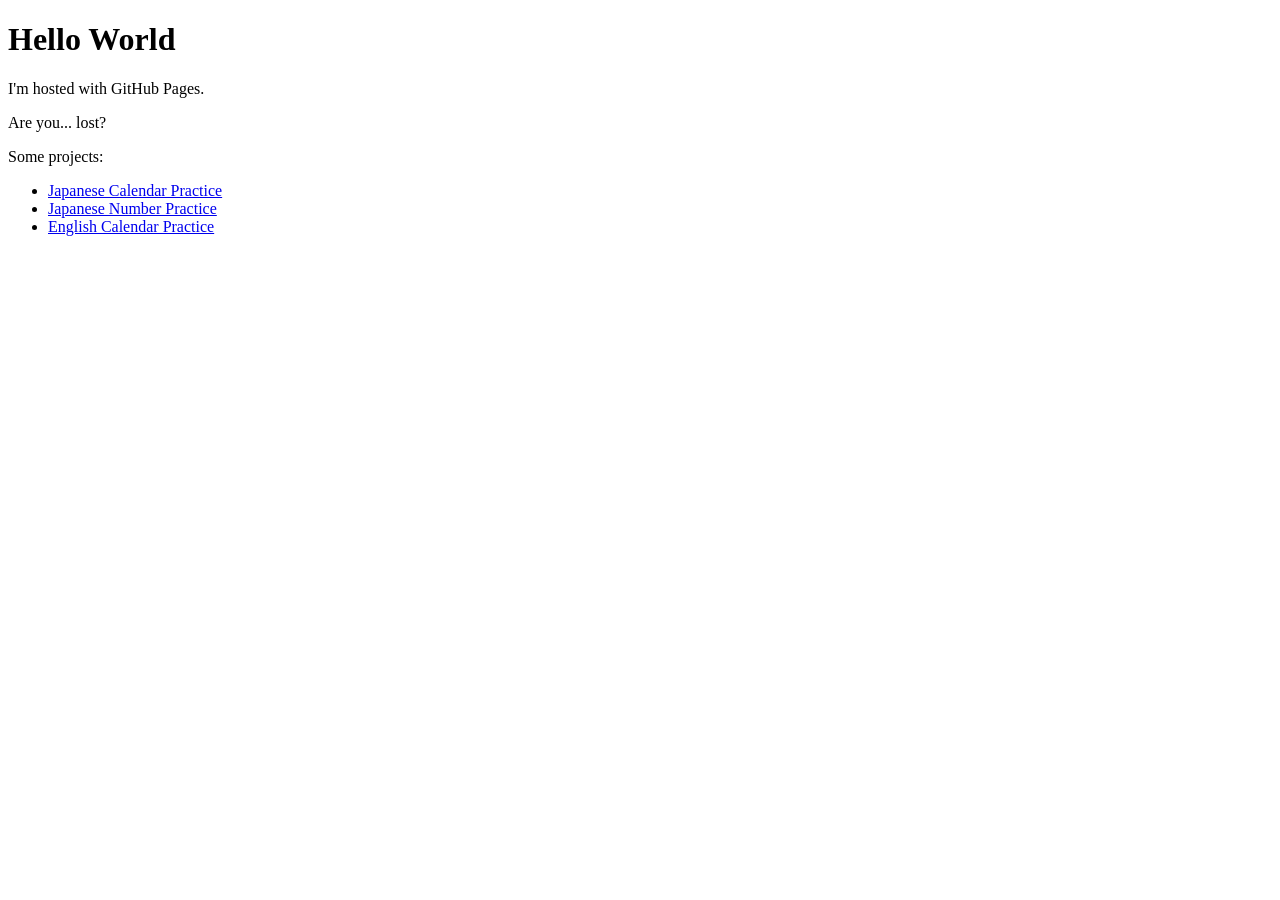
<file: index.html>
<!DOCTYPE html>
<html>
<body>
<h1>Hello World</h1>
<p>I'm hosted with GitHub Pages.</p>
<p>Are you... lost?</p>
<p>Some projects:</p>
<ul>
  <li><a href="https://baconoflight.github.io/dates.htm" target="_blank">Japanese Calendar Practice</a></li>
  <li><a href="https://baconoflight.github.io/numbers.htm" target="_blank">Japanese Number Practice</a></li>
  <li><a href="https://baconoflight.github.io/dates-en.htm" target="_blank">English Calendar Practice</a></li>
</ul>
</body>
</html>
</file>
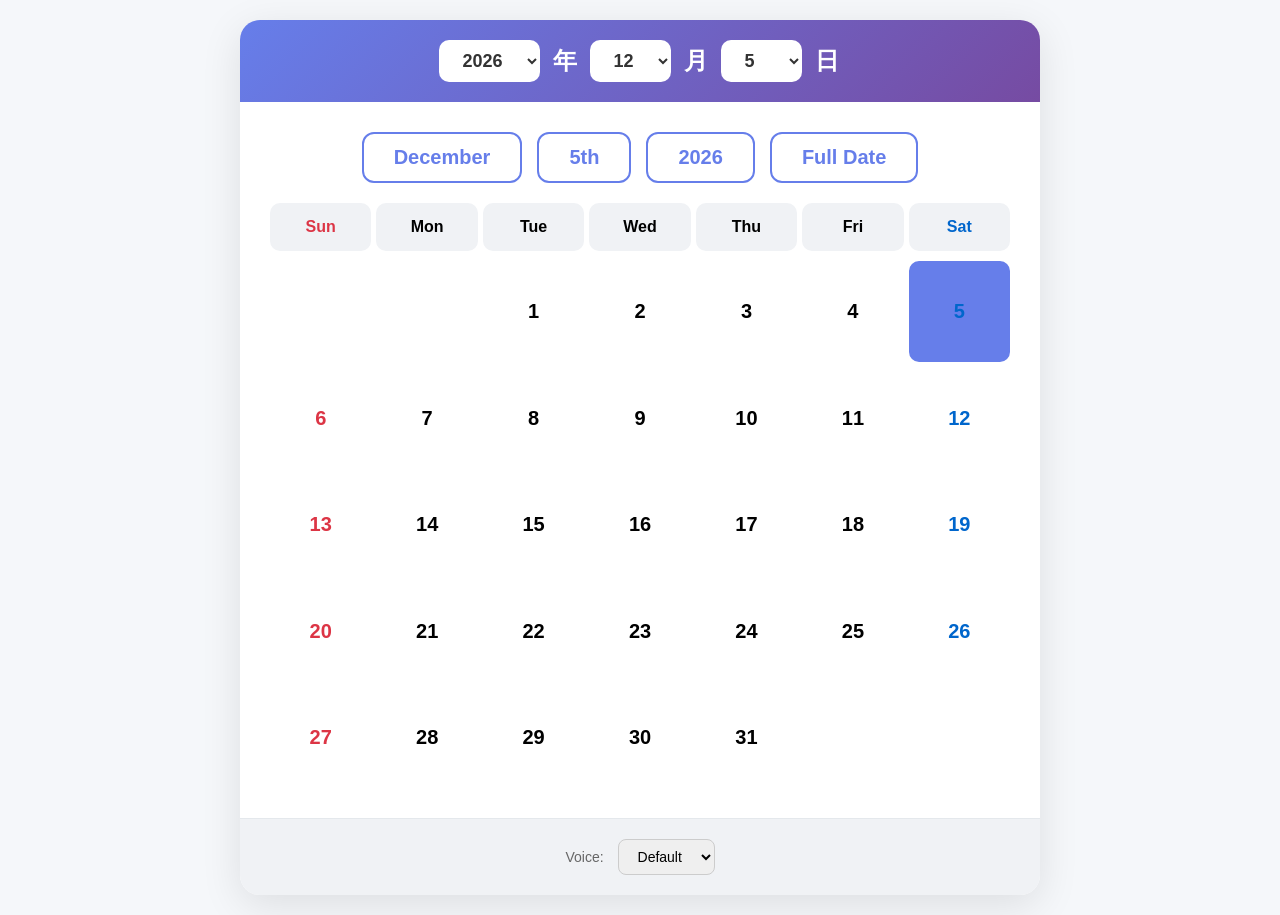
<file: dates-en.htm>
<!DOCTYPE html>
<html lang="en">
<head>
    <meta charset="UTF-8">
    <meta name="viewport" content="width=device-width, initial-scale=1.0">
    <title>English Calendar Study</title>
    <style>
        * {
            margin: 0;
            padding: 0;
            box-sizing: border-box;
        }

        body {
            font-family: 'Segoe UI', Tahoma, Geneva, Verdana, sans-serif;
            background: #f5f7fa;
            min-height: 100vh;
            padding: 20px;
        }

        .container {
            max-width: 800px;
            margin: 0 auto;
            background: white;
            border-radius: 20px;
            box-shadow: 0 10px 40px rgba(0,0,0,0.1);
            overflow: hidden;
        }

        /* Top Bar */
        .top-bar {
            background: linear-gradient(135deg, #667eea 0%, #764ba2 100%);
            padding: 20px 30px;
            display: flex;
            justify-content: center;
            align-items: center;
            gap: 10px;
            flex-wrap: wrap;
        }

        .top-bar select {
            padding: 10px 20px;
            font-size: 18px;
            border: none;
            border-radius: 10px;
            background: white;
            color: #333;
            cursor: pointer;
            font-weight: 600;
        }

        .kanji-label {
            font-size: 24px;
            font-weight: bold;
            color: white;
            min-width: 30px;
            text-align: center;
        }

        .top-bar button {
            padding: 10px 25px;
            font-size: 18px;
            border: none;
            border-radius: 10px;
            background: white;
            color: #333;
            cursor: pointer;
            font-weight: 600;
            transition: all 0.2s ease;
        }

        .top-bar button:hover {
            background: #f0f0f0;
            transform: translateY(-2px);
        }

        .top-bar button.active {
            background: #ffd700;
            color: #333;
        }

        /* Calendar */
        .calendar {
            padding: 30px;
        }

        /* Action Row */
        .action-row {
            display: flex;
            justify-content: center;
            gap: 15px;
            margin-bottom: 20px;
        }

        .action-btn {
            padding: 12px 30px;
            font-size: 20px;
            border: 2px solid #667eea;
            border-radius: 12px;
            background: white;
            color: #667eea;
            cursor: pointer;
            font-weight: 600;
            transition: all 0.2s ease;
        }

        .action-btn:hover {
            background: #667eea;
            color: white;
        }

        .action-btn.active {
            background: #667eea;
            color: white;
        }

        /* Day Headers */
        .day-headers {
            display: grid;
            grid-template-columns: repeat(7, 1fr);
            gap: 5px;
            margin-bottom: 10px;
        }

        .day-header {
            text-align: center;
            padding: 15px 10px;
            background: #f0f2f5;
            border-radius: 10px;
            cursor: pointer;
            transition: all 0.2s ease;
            font-weight: 600;
            font-size: 16px;
        }

        .day-header:hover {
            background: #667eea;
            color: white;
            transform: translateY(-2px);
        }

        .day-header.sunday {
            color: #dc3545;
        }

        .day-header.saturday {
            color: #0066cc;
        }

        .day-header:hover.sunday,
        .day-header:hover.saturday {
            color: white;
        }

        /* Calendar Grid */
        .calendar-grid {
            display: grid;
            grid-template-columns: repeat(7, 1fr);
            gap: 5px;
        }

        .calendar-day {
            aspect-ratio: 1;
            display: flex;
            justify-content: center;
            align-items: center;
            font-size: 20px;
            font-weight: 600;
            border-radius: 10px;
            cursor: pointer;
            transition: all 0.2s ease;
            position: relative;
        }

        .calendar-day:hover {
            background: #667eea;
            color: white;
        }

        .calendar-day.empty {
            cursor: default;
            background: transparent;
        }

        .calendar-day.today {
            border: 3px solid #667eea;
        }

        .calendar-day.selected {
            background: #667eea;
            color: white;
        }

        .calendar-day.week-highlight {
            background: #e8ecf1;
        }

        .calendar-day.week-highlight.selected {
            background: #667eea;
            color: white;
        }

        .calendar-day.sunday {
            color: #dc3545;
        }

        .calendar-day.saturday {
            color: #0066cc;
        }

        .calendar-day.sunday:hover,
        .calendar-day.saturday:hover {
            color: white;
        }

        /* Week indicator */
        .week-label {
            position: absolute;
            top: 2px;
            left: 5px;
            font-size: 10px;
            color: #667eea;
            font-weight: bold;
        }

        .calendar-day.selected .week-label {
            color: white;
        }
		
		.footer {
			background: #f0f2f5;
			padding: 20px 30px;
			text-align: center;
			border-top: 1px solid #e4e8ec;
		}

		.footer label {
			font-size: 14px;
			color: #666;
		}

		.footer select {
			padding: 8px 15px;
			font-size: 14px;
			border: 1px solid #ccc;
			border-radius: 8px;
			margin-left: 10px;
			cursor: pointer;
		}
		
		@media (max-width: 600px) {
			.top-bar {
				padding: 15px;
				gap: 5px;
			}

			.top-bar select {
				padding: 8px 12px;
				font-size: 14px;
			}

            .kanji-label {
                font-size: 20px;
            }

			.action-row {
				gap: 8px;
				margin-bottom: 15px;
			}

			.action-btn {
				padding: 8px 15px;
				font-size: 14px;
			}

			.calendar {
				padding: 15px;
			}

			.day-header {
				font-size: 14px;
			}

			.calendar-day {
				font-size: 16px;
			}

			.footer {
				padding: 15px;
			}

			.footer select {
				padding: 6px 10px;
				font-size: 12px;
			}
		}
    </style>
</head>
<body>
    <div class="container">
        <div class="top-bar">
            <select id="year-select"></select>
            <span class="kanji-label">年</span>
            <select id="month-select"></select>
            <span class="kanji-label">月</span>
            <select id="day-select"></select>
            <span class="kanji-label">日</span>
        </div>

        <div class="calendar">
            <div class="action-row">
                <button class="action-btn" id="month-btn" onclick="playMonthSound()">January</button>
				<button class="action-btn" id="day-btn" onclick="playDaySoundSelected()">15th</button>
				<button class="action-btn" id="year-btn" onclick="playYearSound()">2026</button>
				<button class="action-btn" id="date-btn" onclick="playFullDate()">Full Date</button>
            </div>

            <div class="day-headers" id="day-headers"></div>
            <div class="calendar-grid" id="calendar-grid"></div>
        </div>
		<div class="footer">
			<label>Voice: <select id="voice-select"></select></label>
		</div>
    </div>

    <script>
        const months = [
            'January', 'February', 'March', 'April', 'May', 'June',
            'July', 'August', 'September', 'October', 'November', 'December'
        ];

        const daysOfWeek = [
            { abbr: 'Sun', name: 'Sunday' },
            { abbr: 'Mon', name: 'Monday' },
            { abbr: 'Tue', name: 'Tuesday' },
            { abbr: 'Wed', name: 'Wednesday' },
            { abbr: 'Thu', name: 'Thursday' },
            { abbr: 'Fri', name: 'Friday' },
            { abbr: 'Sat', name: 'Saturday' }
        ];

        // English ordinal suffixes for days
		function getOrdinal(n) {
			const s = ['th', 'st', 'nd', 'rd'];
			const v = n % 100;
			
			// 11, 12, 13 are exceptions (always "th")
			if (v >= 11 && v <= 13) {
				return n + 'th';
			}
			
			return n + (s[(v - 20) % 10] || s[v] || s[0]);
		}

        let selectedDay = new Date().getDate();
        let showWeek = false;

        // Initialize year selector (1900-2030)
        const yearSelect = document.getElementById('year-select');
        const currentYear = new Date().getFullYear();
        for (let year = 1900; year <= 2030; year++) {
            const option = document.createElement('option');
            option.value = year;
            option.textContent = year;
            if (year === currentYear) option.selected = true;
            yearSelect.appendChild(option);
        }

        // Initialize month selector (numbers 1-12)
        const monthSelect = document.getElementById('month-select');
        const currentMonth = new Date().getMonth();
        for (let i = 0; i < 12; i++) {
            const option = document.createElement('option');
            option.value = i;
            option.textContent = i + 1;
            if (i === currentMonth) option.selected = true;
            monthSelect.appendChild(option);
        }

        // Initialize day selector
        const daySelect = document.getElementById('day-select');
        for (let day = 1; day <= 31; day++) {
            const option = document.createElement('option');
            option.value = day;
            option.textContent = day;
            if (day === selectedDay) option.selected = true;
            daySelect.appendChild(option);
        }

		document.getElementById('day-btn').textContent = getOrdinal(selectedDay);

        // Render day headers with 3-letter English abbreviations
        function renderDayHeaders() {
            const container = document.getElementById('day-headers');
            container.innerHTML = daysOfWeek.map((day, index) => `
                <div class="day-header ${index === 0 ? 'sunday' : index === 6 ? 'saturday' : ''}" 
                     onclick="playDaySound('${day.name}')">
                    ${day.abbr}
                </div>
            `).join('');
        }

        // Get start and end of week for a date
        function getWeekRange(date) {
            const day = date.getDay();
            const diff = date.getDate() - day;
            const startOfWeek = new Date(date.setDate(diff));
            const endOfWeek = new Date(date.setDate(diff + 6));
            return { start: startOfWeek, end: endOfWeek };
        }

        // Render calendar grid
        function renderCalendar() {
            const year = parseInt(yearSelect.value);
            const month = parseInt(monthSelect.value);
            const selected = parseInt(daySelect.value);
            
            const firstDay = new Date(year, month, 1).getDay();
            const daysInMonth = new Date(year, month + 1, 0).getDate();
            
            const today = new Date();
            const isCurrentMonth = today.getFullYear() === year && today.getMonth() === month;

            // Get week range for selected day
            let weekStart = null, weekEnd = null;
            if (showWeek && selected <= daysInMonth) {
                const selectedDate = new Date(year, month, selected);
                const weekRange = getWeekRange(selectedDate);
                weekStart = weekRange.start;
                weekEnd = weekRange.end;
            }

            const container = document.getElementById('calendar-grid');
            let html = '';

            // Empty cells for days before the 1st
            for (let i = 0; i < firstDay; i++) {
                html += '<div class="calendar-day empty"></div>';
            }

            // Days of the month
            for (let day = 1; day <= daysInMonth; day++) {
                const date = new Date(year, month, day);
                const dayOfWeek = date.getDay();
                
                let classes = 'calendar-day';
                if (dayOfWeek === 0) classes += ' sunday';
                if (dayOfWeek === 6) classes += ' saturday';
                if (isCurrentMonth && day === today.getDate()) classes += ' today';
                if (day === selected) classes += ' selected';
                
                if (showWeek && weekStart && weekEnd) {
                    if (date >= weekStart && date <= weekEnd) {
                        classes += ' week-highlight';
                    }
                }

                html += `<div class="${classes}" onclick="selectDay(${day})">${day}</div>`;
            }

            container.innerHTML = html;
            
            document.getElementById('month-btn').textContent = months[month];
			document.getElementById('year-btn').textContent = yearSelect.value;
        }

        // Select a day and play sound
		function selectDay(day) {
			selectedDay = day;
			daySelect.value = day;
			document.getElementById('day-btn').textContent = getOrdinal(day);
			playDaySoundSelected();
			renderCalendar();
		}

        // Toggle week highlight
        function toggleWeek() {
            showWeek = !showWeek;
            document.getElementById('week-btn').classList.toggle('active', showWeek);
            renderCalendar();
        }

        // Audio functions
        function playDaySound(dayName) {
            speakEnglish(dayName);
        }

        function playMonthSound() {
            const month = parseInt(monthSelect.value);
            speakEnglish(months[month]);
        }

		function playDaySoundSelected() {
			const day = parseInt(daySelect.value);
			speakEnglish(getDayWord(day));
		}

        // Workaround for years 2010-2019 to sound as "twenty-ten" etc.
        function getYearSpeech(year) {
            if (year >= 2010 && year <= 2019) {
                const lastTwo = year - 2000;
                const tens = ['ten', 'eleven', 'twelve', 'thirteen', 'fourteen', 'fifteen', 'sixteen', 'seventeen', 'eighteen', 'nineteen'];
                if (lastTwo >= 10 && lastTwo <= 19) {
                    return 'twenty ' + tens[lastTwo - 10];
                }
            }
            return year.toString();
        }

        function playYearSound() {
            const year = parseInt(yearSelect.value);
            speakEnglish(getYearSpeech(year));
        }

        function playFullDate() {
            const year = parseInt(yearSelect.value);
            const month = parseInt(monthSelect.value);
            const day = parseInt(daySelect.value);
            
            const reading = months[month] + ' ' + day + ', ' + year;
            speakEnglish(reading);
        }

        function speakEnglish(text) {
            if ('speechSynthesis' in window) {
                const utterance = new SpeechSynthesisUtterance(text);
                utterance.lang = 'en-US';
                utterance.rate = 0.9;
                if (selectedVoice) utterance.voice = selectedVoice;
                speechSynthesis.speak(utterance);
            }
        }

		let selectedVoice = null;

		// Populate voice selector
		function initVoices() {
			const voiceSelect = document.getElementById('voice-select');
			const voices = speechSynthesis.getVoices();
			const enVoices = voices.filter(v => v.lang.includes('en'));
			
			const defaultOpt = document.createElement('option');
			defaultOpt.value = '';
			defaultOpt.textContent = 'Default';
			voiceSelect.appendChild(defaultOpt);
			
			enVoices.forEach(voice => {
				const opt = document.createElement('option');
				opt.value = voice.name;
				opt.textContent = `${voice.name} (${voice.lang})`;
				voiceSelect.appendChild(opt);
			});
			
			voiceSelect.addEventListener('change', () => {
				const voices = speechSynthesis.getVoices();
				selectedVoice = voices.find(v => v.name === voiceSelect.value) || null;
			});
		}
		
		// Returns the spoken word for each day
		function getDayWord(n) {
			const words = {
				1: 'first', 2: 'second', 3: 'third', 4: 'fourth', 5: 'fifth',
				6: 'sixth', 7: 'seventh', 8: 'eighth', 9: 'ninth', 10: 'tenth',
				11: 'eleventh', 12: 'twelfth', 13: 'thirteenth', 14: 'fourteenth', 15: 'fifteenth',
				16: 'sixteenth', 17: 'seventeenth', 18: 'eighteenth', 19: 'nineteenth', 20: 'twentieth',
				21: 'twenty first', 22: 'twenty second', 23: 'twenty third', 24: 'twenty fourth', 25: 'twenty fifth',
				26: 'twenty sixth', 27: 'twenty seventh', 28: 'twenty eighth', 29: 'twenty ninth', 30: 'thirtieth',
				31: 'thirty first'
			};
			return words[n] || n + 'th';
		}
		// Voices load asynchronously
		speechSynthesis.onvoiceschanged = initVoices;

        // Event listeners
        yearSelect.addEventListener('change', () => {
			document.getElementById('year-btn').textContent = yearSelect.value;
			renderCalendar();
		});
        monthSelect.addEventListener('change', () => {
            const year = parseInt(yearSelect.value);
            const month = parseInt(monthSelect.value);
            const daysInMonth = new Date(year, month + 1, 0).getDate();
            if (selectedDay > daysInMonth) {
                selectedDay = daysInMonth;
                daySelect.value = selectedDay;
            }
            renderCalendar();
        });
		daySelect.addEventListener('change', () => {
			selectedDay = parseInt(daySelect.value);
			document.getElementById('day-btn').textContent = getOrdinal(selectedDay);
			renderCalendar();
		});

        // Initialize
        renderDayHeaders();
        renderCalendar();
    </script>
</body>
</html>
</file>
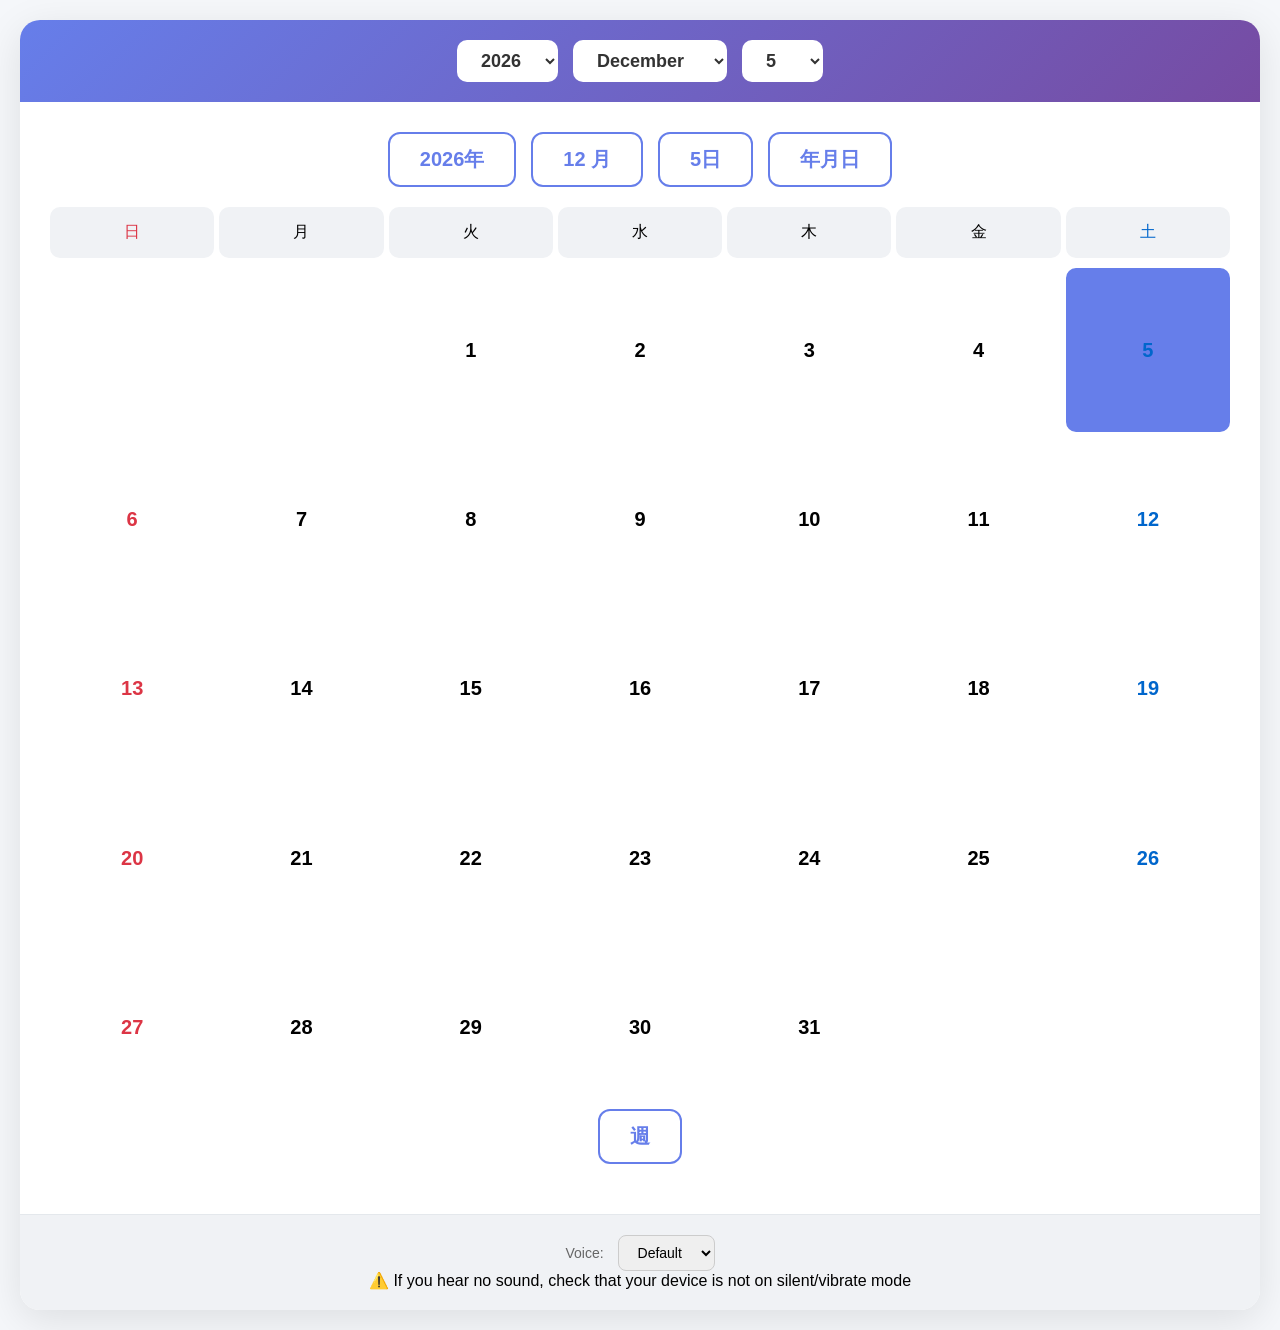
<file: dates.htm>
<!DOCTYPE html>
<html lang="en">
<head>
    <meta charset="UTF-8">
    <meta name="viewport" content="width=device-width, initial-scale=1.0, maximum-scale=1.0, user-scalable=no">
    <title>Japanese Calendar Study</title>
    <link rel="stylesheet" href="dates.css">
    <style>
        html, body {
            overflow-x: hidden;
            width: 100%;
            max-width: 100vw;
        }
        .container {
            overflow-x: hidden;
            max-width: 100%;
        }
    </style>
</head>
<body>
    <div class="container">
        <div class="top-bar">
            <select id="year-select"></select>
            <select id="month-select"></select>
            <select id="day-select"></select>
        </div>

        <div class="calendar">
            <div class="action-row">
                <button class="action-btn" id="year-btn" onclick="playYearSound()">2026 年</button>
                <button class="action-btn" id="month-btn" onclick="playMonthSound()">1 月</button>
                <button class="action-btn" id="day-btn" onclick="playDaySoundSelected()">15 日</button>
                <button class="action-btn" id="date-btn" onclick="playFullDate()">年月日</button>
            </div>

            <div class="day-headers" id="day-headers"></div>
            <div class="calendar-grid" id="calendar-grid"></div>
            <div class="action-row">
                <button class="action-btn" id="week-btn" onclick="toggleWeek()">週</button>
            </div>
        </div>

        <div class="footer">
            <label>Voice: <select id="voice-select"></select></label>
            <p class="hint">⚠️ If you hear no sound, check that your device is not on silent/vibrate mode</p>
        </div>
    </div>

    <script>
        const daysOfWeek = [
            { kanji: '日', name: 'Sunday' },
            { kanji: '月', name: 'Monday' },
            { kanji: '火', name: 'Tuesday' },
            { kanji: '水', name: 'Wednesday' },
            { kanji: '木', name: 'Thursday' },
            { kanji: '金', name: 'Friday' },
            { kanji: '土', name: 'Saturday' }
        ];

        const months = ['January', 'February', 'March', 'April', 'May', 'June',
                        'July', 'August', 'September', 'October', 'November', 'December'];

        const monthsJapanese = ['一月', '二月', '三月', '四月', '五月', '六月', 
                                '七月', '八月', '九月', '十月', '十一月', '十二月'];

        const daysReadings = [
            null, '一日', '二日', '三日', '四日', '五日', '六日', '七日', '八日', '九日', '十日',
            '十一日', '十二日', '十三日', '十四日', '十五日', '十六日', '十七日', '十八日', '十九日', '二十日',
            '二十一日', '二十二日', '二十三日', '二十四日', '二十五日', '二十六日', '二十七日', '二十八日', '二十九日', '三十日',
            '三十一日'
        ];

        let selectedDay = new Date().getDate();
        let showWeek = false;
        let selectedVoice = null;
        let voicesLoaded = false;
        let isSpeaking = false;
        let yearSelect, monthSelect, daySelect;

        function sanitizeText(text) {
            if (typeof text !== 'string') return '';
            return text.replace(/</g, '\uff1c').replace(/>/g, '\uff1e');
        }

        function initSelectors() {
            const currentYear = new Date().getFullYear();
            const currentMonth = new Date().getMonth();

            yearSelect = document.getElementById('year-select');
            for (let year = 1900; year <= 2030; year++) {
                const option = document.createElement('option');
                option.value = year;
                option.textContent = year;
                if (year === currentYear) option.selected = true;
                yearSelect.appendChild(option);
            }

            monthSelect = document.getElementById('month-select');
            months.forEach((month, index) => {
                const option = document.createElement('option');
                option.value = index;
                option.textContent = month;
                if (index === currentMonth) option.selected = true;
                monthSelect.appendChild(option);
            });

            daySelect = document.getElementById('day-select');
            for (let day = 1; day <= 31; day++) {
                const option = document.createElement('option');
                option.value = day;
                option.textContent = day;
                if (day === selectedDay) option.selected = true;
                daySelect.appendChild(option);
            }

            document.getElementById('day-btn').textContent = selectedDay + '日';
        }

        function renderDayHeaders() {
            const container = document.getElementById('day-headers');
            container.innerHTML = daysOfWeek.map((day, index) => `
                <div class="day-header ${index === 0 ? 'sunday' : index === 6 ? 'saturday' : ''}" 
                     onclick="playDaySound('${day.name}')">
                    <div class="kanji">${day.kanji}</div>
                </div>
            `).join('');
        }

        function getWeekRange(date) {
            const day = date.getDay();
            const diff = date.getDate() - day;
            const startOfWeek = new Date(date.setDate(diff));
            const endOfWeek = new Date(date.setDate(diff + 6));
            return { start: startOfWeek, end: endOfWeek };
        }

        function renderCalendar() {
            const year = parseInt(yearSelect.value);
            const month = parseInt(monthSelect.value);
            const selected = parseInt(daySelect.value);

            const firstDay = new Date(year, month, 1).getDay();
            const daysInMonth = new Date(year, month + 1, 0).getDate();

            const today = new Date();
            const isCurrentMonth = today.getFullYear() === year && today.getMonth() === month;

            let weekStart = null, weekEnd = null;
            if (showWeek && selected <= daysInMonth) {
                const selectedDate = new Date(year, month, selected);
                const weekRange = getWeekRange(selectedDate);
                weekStart = weekRange.start;
                weekEnd = weekRange.end;
            }

            const container = document.getElementById('calendar-grid');
            let html = '';

            for (let i = 0; i < firstDay; i++) {
                html += '<div class="calendar-day empty"></div>';
            }

            for (let day = 1; day <= daysInMonth; day++) {
                const date = new Date(year, month, day);
                const dayOfWeek = date.getDay();

                let classes = 'calendar-day';
                if (dayOfWeek === 0) classes += ' sunday';
                if (dayOfWeek === 6) classes += ' saturday';
                if (isCurrentMonth && day === today.getDate()) classes += ' today';
                if (day === selected) classes += ' selected';
                if (showWeek && weekStart && weekEnd && date >= weekStart && date <= weekEnd) {
                    classes += ' week-highlight';
                }

                html += `<div class="${classes}" onclick="selectDay(${day})">${day}</div>`;
            }

            container.innerHTML = html;
            document.getElementById('month-btn').textContent = `${month + 1} 月`;
            document.getElementById('year-btn').textContent = year + '年';
        }

        function selectDay(day) {
            selectedDay = day;
            daySelect.value = day;
            document.getElementById('day-btn').textContent = day + '日';
            renderCalendar();
            playDayReading(day);
        }

        function toggleWeek() {
            showWeek = !showWeek;
            document.getElementById('week-btn').classList.toggle('active', showWeek);
            renderCalendar();
        }

        function speakJapanese(text) {
            if (!('speechSynthesis' in window)) return;

            const sanitizedText = sanitizeText(text);
            if (!sanitizedText.trim()) return;

            if (isSpeaking) {
                speechSynthesis.cancel();
            }

            try {
                const utterance = new SpeechSynthesisUtterance(sanitizedText);
                utterance.lang = 'ja-JP';
                utterance.rate = 0.8;
                utterance.pitch = 1.0;
                
                if (selectedVoice) {
                    utterance.voice = selectedVoice;
                }

                utterance.onstart = () => {
                    isSpeaking = true;
                };

                utterance.onend = () => {
                    isSpeaking = false;
                };

                utterance.onerror = (event) => {
                    isSpeaking = false;
                    console.warn('Speech synthesis error:', event.error);
                };

                speechSynthesis.speak(utterance);
            } catch (e) {
                isSpeaking = false;
                console.error('Speech synthesis failed:', e);
            }
        }

        function playDaySound(dayName) {
            const sounds = {
                'Sunday': '日曜日', 'Monday': '月曜日', 'Tuesday': '火曜日',
                'Wednesday': '水曜日', 'Thursday': '木曜日', 'Friday': '金曜日', 'Saturday': '土曜日'
            };
            speakJapanese(sounds[dayName]);
        }

        function playMonthSound() {
            speakJapanese(monthsJapanese[parseInt(monthSelect.value)]);
        }

        function playDayReading(day) {
            if (daysReadings[day]) speakJapanese(daysReadings[day]);
        }

        function initVoices() {
            if (voicesLoaded) return;
            
            const voiceSelect = document.getElementById('voice-select');
            const voices = speechSynthesis.getVoices();
            
            voiceSelect.innerHTML = '';
            
            const defaultOpt = document.createElement('option');
            defaultOpt.value = '';
            defaultOpt.textContent = 'Default';
            voiceSelect.appendChild(defaultOpt);

            const jpVoices = voices.filter(v => v.lang.includes('ja'));
            
            jpVoices.forEach(voice => {
                const opt = document.createElement('option');
                opt.value = voice.name;
                opt.textContent = `${voice.name} (${voice.lang})`;
                voiceSelect.appendChild(opt);
            });

            voiceSelect.addEventListener('change', () => {
                selectedVoice = voices.find(v => v.name === voiceSelect.value) || null;
            });

            voicesLoaded = true;
        }

        function getYearReading(year) {
            const thousands = Math.floor(year / 1000);
            const hundreds = Math.floor((year % 1000) / 100);
            const tens = Math.floor((year % 100) / 10);
            const ones = year % 10;

            let reading = '';

            if (thousands === 1) reading += 'せん';
            else if (thousands > 1) reading += ['','いち','に','さん','よ','ご','ろく','なな','はち','きゅう'][thousands] + 'せん';

            if (hundreds > 0) {
                reading += ['','ひゃく','にひゃく','さんびゃく','よんひゃく','ごひゃく','ろっぴゃく','ななひゃく','はっぴゃく','きゅうひゃく'][hundreds];
            }

            if (tens > 0) {
                reading += ['','じゅう','にじゅう','さんじゅう','よんじゅう','ごじゅう','ろくじゅう','ななじゅう','はちじゅう','きゅうじゅう'][tens];
            }

            if (ones > 0) {
                reading += ['','いち','に','さん','よ','ご','ろく','なな','はち','きゅう'][ones];
            }

            return reading + 'ねん';
        }

        function playYearSound() {
            speakJapanese(getYearReading(parseInt(yearSelect.value)));
        }

        function playFullDate() {
            const year = parseInt(yearSelect.value);
            const month = parseInt(monthSelect.value) + 1;
            const day = parseInt(daySelect.value);
            speakJapanese(getYearReading(year) + ' ' + monthsJapanese[month - 1] + daysReadings[day]);
        }

        function playDaySoundSelected() {
            playDayReading(parseInt(daySelect.value));
        }

        function initEventListeners() {
            yearSelect.addEventListener('change', () => {
                document.getElementById('year-btn').textContent = yearSelect.value + '年';
                renderCalendar();
            });

            monthSelect.addEventListener('change', () => {
                const year = parseInt(yearSelect.value);
                const month = parseInt(monthSelect.value);
                const daysInMonth = new Date(year, month + 1, 0).getDate();
                if (selectedDay > daysInMonth) {
                    selectedDay = daysInMonth;
                    daySelect.value = selectedDay;
                }
                renderCalendar();
            });

            daySelect.addEventListener('change', () => {
                selectedDay = parseInt(daySelect.value);
                renderCalendar();
            });

            if (speechSynthesis.onvoiceschanged !== undefined) {
                speechSynthesis.onvoiceschanged = initVoices;
            }
            
            initVoices();
        }

        initSelectors();
        renderDayHeaders();
        renderCalendar();
        initEventListeners();
    </script>
</body>
</html>
</file>
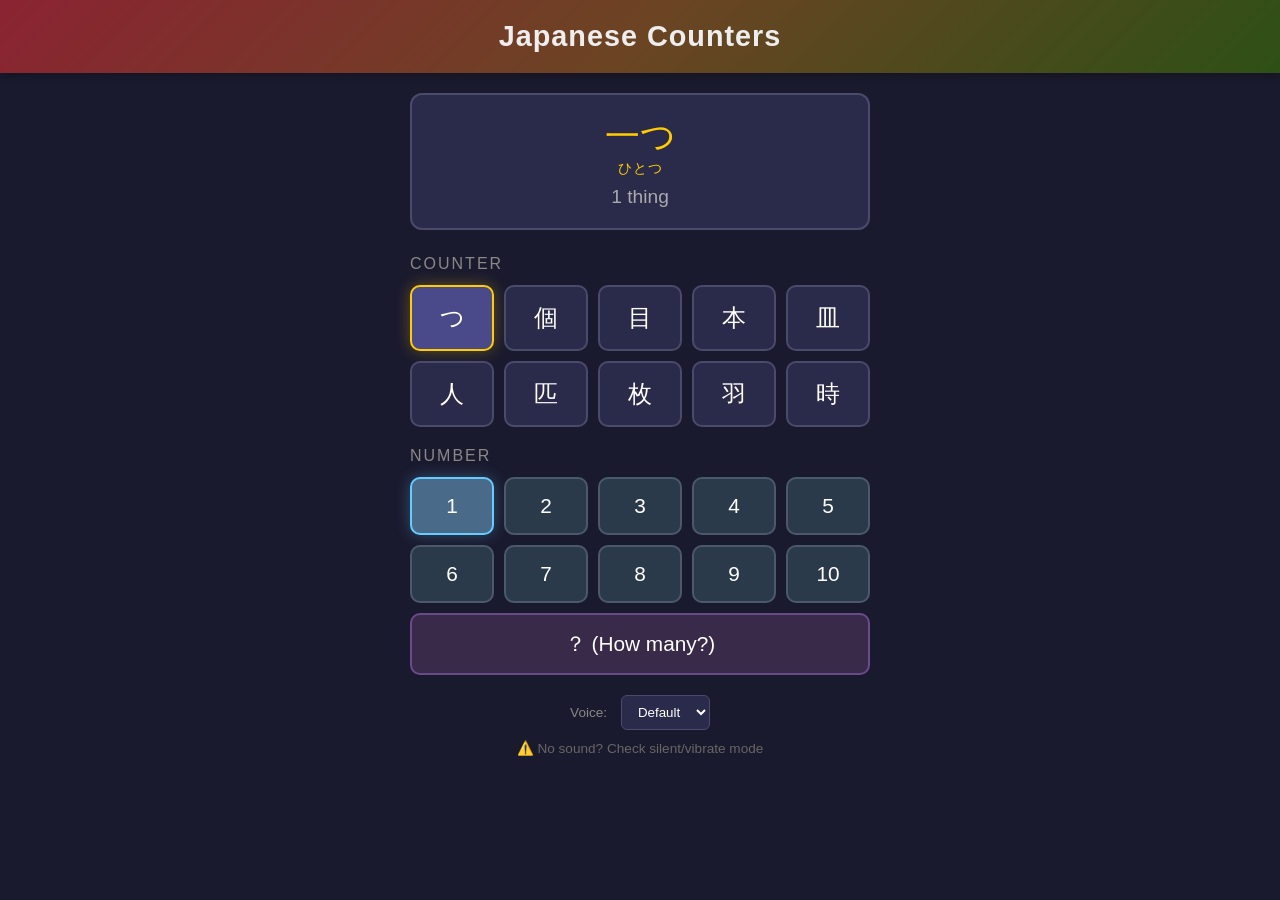
<file: numbers.htm>
<!DOCTYPE html>
<html lang="en">
<head>
    <meta charset="UTF-8">
    <meta name="viewport" content="width=device-width, initial-scale=1.0, maximum-scale=1.0, user-scalable=no">
    <title>Japanese Counters</title>
    <style>
        * {
            margin: 0;
            padding: 0;
            box-sizing: border-box;
        }

        body {
            font-family: -apple-system, BlinkMacSystemFont, 'Segoe UI', Roboto, sans-serif;
            background: #1a1a2e;
            color: #eee;
            min-height: 100vh;
            overflow-x: hidden;
        }

        .header {
            background: linear-gradient(135deg, #8B2332, #6B4423, #2D5016);
            padding: 20px;
            text-align: center;
            box-shadow: 0 2px 10px rgba(0,0,0,0.3);
        }

        .header h1 {
            font-size: 1.8rem;
            font-weight: 600;
            letter-spacing: 1px;
        }

        .container {
            max-width: 500px;
            margin: 0 auto;
            padding: 20px;
            overflow-x: hidden;
        }

        .display-field {
            background: #2a2a4a;
            border: 2px solid #4a4a6a;
            border-radius: 12px;
            padding: 20px;
            margin-bottom: 25px;
            text-align: center;
            min-height: 80px;
            display: flex;
            align-items: center;
            justify-content: center;
        }

        .display-wrapper {
            display: flex;
            flex-direction: column;
            align-items: center;
        }

        .display-kanji {
            font-size: 2.2rem;
            color: #ffcc00;
            line-height: 1.2;
        }

        .display-reading {
            font-size: 0.9rem;
            color: #ffcc00;
            margin-top: 2px;
            letter-spacing: 1px;
        }

        .display-text {
            font-size: 1.2rem;
            color: #aaa;
            margin-top: 8px;
        }

        .section-title {
            font-size: 1rem;
            color: #888;
            margin-bottom: 12px;
            margin-top: 20px;
            text-transform: uppercase;
            letter-spacing: 2px;
        }

        .counter-grid {
            display: grid;
            grid-template-columns: repeat(5, 1fr);
            gap: 10px;
        }

        .counter-btn {
            background: #2a2a4a;
            border: 2px solid #4a4a6a;
            border-radius: 10px;
            padding: 15px 5px;
            font-size: 1.5rem;
            color: #fff;
            cursor: pointer;
            transition: all 0.2s ease;
        }

        .counter-btn:hover {
            background: #3a3a5a;
            border-color: #6a6a8a;
        }

        .counter-btn.selected {
            background: #4a4a8a;
            border-color: #ffcc00;
            box-shadow: 0 0 15px rgba(255, 204, 0, 0.3);
        }

        .number-grid {
            display: grid;
            grid-template-columns: repeat(5, 1fr);
            gap: 10px;
        }

        .number-btn {
            background: #2a3a4a;
            border: 2px solid #4a5a6a;
            border-radius: 10px;
            padding: 15px 5px;
            font-size: 1.3rem;
            color: #fff;
            cursor: pointer;
            transition: all 0.2s ease;
        }

        .number-btn:hover {
            background: #3a4a5a;
            border-color: #6a7a8a;
        }

        .number-btn.selected {
            background: #4a6a8a;
            border-color: #66ccff;
            box-shadow: 0 0 15px rgba(102, 204, 255, 0.3);
        }

        .question-row {
            display: grid;
            grid-template-columns: 1fr;
            gap: 10px;
            margin-top: 10px;
        }

        .question-btn {
            background: #3a2a4a;
            border: 2px solid #6a4a8a;
            grid-column: 1 / -1;
        }

        .question-btn.selected {
            background: #6a4a8a;
            border-color: #cc66ff;
            box-shadow: 0 0 15px rgba(204, 102, 255, 0.3);
        }

        .footer {
            text-align: center;
            padding: 20px;
            color: #666;
            font-size: 0.85rem;
        }

        .footer label {
            color: #888;
        }

        #voice-select {
            background: #2a2a4a;
            border: 1px solid #4a4a6a;
            color: #fff;
            padding: 8px 12px;
            border-radius: 6px;
            margin-left: 10px;
            max-width: 200px;
        }
    </style>
</head>
<body>
    <div class="header">
        <h1>Japanese Counters</h1>
    </div>

    <div class="container">
        <div class="display-field">
            <div class="display-wrapper">
                <div class="display-kanji" id="display-kanji">一つ</div>
                <div class="display-reading" id="display-reading">ひとつ</div>
                <div class="display-text" id="display-text">1 thing</div>
            </div>
        </div>

        <div class="section-title">Counter</div>
        <div class="counter-grid" id="counter-grid"></div>

        <div class="section-title">Number</div>
        <div class="number-grid" id="number-grid"></div>
        <div class="question-row" id="question-row"></div>

        <div class="footer">
            <label>Voice: <select id="voice-select"></select></label>
            <p style="margin-top: 10px;">⚠️ No sound? Check silent/vibrate mode</p>
        </div>
    </div>

    <script>
        var counters = [
            { kanji: 'つ', meaning: 'thing', meaningPlural: 'things', questionKanji: '幾つ', questionReading: 'いくつ' },
            { kanji: '個', meaning: 'small object', meaningPlural: 'small objects', questionKanji: '何個', questionReading: 'なんこ' },
            { kanji: '目', meaning: 'order/rank', meaningPlural: 'orders', questionKanji: '何目', questionReading: 'なんめ' },
            { kanji: '本', meaning: 'long object', meaningPlural: 'long objects', questionKanji: '何本', questionReading: 'なんぼん' },
            { kanji: '皿', meaning: 'dish', meaningPlural: 'dishes', questionKanji: '何皿', questionReading: 'なんさら' },
            { kanji: '人', meaning: 'person', meaningPlural: 'people', questionKanji: '何人', questionReading: 'なんにん' },
            { kanji: '匹', meaning: 'small animal', meaningPlural: 'small animals', questionKanji: '何匹', questionReading: 'なんびき' },
            { kanji: '枚', meaning: 'flat object', meaningPlural: 'flat objects', questionKanji: '何枚', questionReading: 'なんまい' },
            { kanji: '羽', meaning: 'bird/rabbit', meaningPlural: 'birds/rabbits', questionKanji: '何羽', questionReading: 'なんわ' },
            { kanji: '時', meaning: 'hour/time', meaningPlural: 'hours/times', questionKanji: '何時', questionReading: 'なんじ' }
        ];

        var numberData = [
            { num: 1, kanji: '一', readings: { 'つ': 'ひとつ', '個': 'いっこ', '目': 'いちめ', '本': 'いっぽん', '皿': 'いちさら', '人': 'ひとり', '匹': 'いっぴき', '枚': 'いちまい', '羽': 'いちわ', '時': 'いちじ' }},
            { num: 2, kanji: '二', readings: { 'つ': 'ふたつ', '個': 'にこ', '目': 'にめ', '本': 'にほん', '皿': 'にさら', '人': 'ふたり', '匹': 'にひき', '枚': 'にまい', '羽': 'にわ', '時': 'にじ' }},
            { num: 3, kanji: '三', readings: { 'つ': 'みっつ', '個': 'さんこ', '目': 'さんめ', '本': 'さんぼん', '皿': 'さんさら', '人': 'さんにん', '匹': 'さんびき', '枚': 'さんまい', '羽': 'さんわ', '時': 'さんじ' }},
            { num: 4, kanji: '四', readings: { 'つ': 'よっつ', '個': 'よんこ', '目': 'よんめ', '本': 'よんほん', '皿': 'よんさら', '人': 'よにん', '匹': 'よんひき', '枚': 'よんまい', '羽': 'よんわ', '時': 'よじ' }},
            { num: 5, kanji: '五', readings: { 'つ': 'いつつ', '個': 'ごこ', '目': 'ごめ', '本': 'ごほん', '皿': 'ごさら', '人': 'ごにん', '匹': 'ごひき', '枚': 'ごまい', '羽': 'ごわ', '時': 'ごじ' }},
            { num: 6, kanji: '六', readings: { 'つ': 'むっつ', '個': 'ろっこ', '目': 'ろくめ', '本': 'ろっぽん', '皿': 'ろくさら', '人': 'ろくにん', '匹': 'ろっぴき', '枚': 'ろくまい', '羽': 'ろくわ', '時': 'ろくじ' }},
            { num: 7, kanji: '七', readings: { 'つ': 'ななつ', '個': 'ななこ', '目': 'ななめ', '本': 'ななほん', '皿': 'ななさら', '人': 'しちにん', '匹': 'ななひき', '枚': 'ななまい', '羽': 'ななわ', '時': 'しちじ' }},
            { num: 8, kanji: '八', readings: { 'つ': 'やっつ', '個': 'はちこ', '目': 'はちめ', '本': 'はちほん', '皿': 'はちさら', '人': 'はちにん', '匹': 'はっぴき', '枚': 'はちまい', '羽': 'はちわ', '時': 'はちじ' }},
            { num: 9, kanji: '九', readings: { 'つ': 'ここのつ', '個': 'きゅうこ', '目': 'きゅうめ', '本': 'きゅうほん', '皿': 'きゅうさら', '人': 'きゅうにん', '匹': 'きゅうひき', '枚': 'きゅうまい', '羽': 'きゅうわ', '時': 'くじ' }},
            { num: 10, kanji: '十', readings: { 'つ': 'とお', '個': 'じゅっこ', '目': 'じゅうめ', '本': 'じゅっぽん', '皿': 'じゅうさら', '人': 'じゅうにん', '匹': 'じゅっぴき', '枚': 'じゅうまい', '羽': 'じゅうわ', '時': 'じゅうじ' }}
        ];

        var selectedCounter = 'つ';
        var selectedNumber = 1;
        var isQuestionMode = false;
        var selectedVoice = null;
        var voicesLoaded = false;
        var isSpeaking = false;

        function sanitizeText(text) {
            if (typeof text !== 'string') return '';
            return text.replace(/</g, '\uff1c').replace(/>/g, '\uff1e');
        }

        function speakJapanese(text) {
            if (!('speechSynthesis' in window)) return;
            var sanitizedText = sanitizeText(text);
            if (!sanitizedText.trim()) return;
            if (isSpeaking) speechSynthesis.cancel();
            try {
                var utterance = new SpeechSynthesisUtterance(sanitizedText);
                utterance.lang = 'ja-JP';
                utterance.rate = 0.8;
                utterance.pitch = 1.0;
                if (selectedVoice) utterance.voice = selectedVoice;
                utterance.onstart = function() { isSpeaking = true; };
                utterance.onend = function() { isSpeaking = false; };
                utterance.onerror = function() { isSpeaking = false; };
                speechSynthesis.speak(utterance);
            } catch (e) {
                isSpeaking = false;
            }
        }

        function getMeaning(counter, num) {
            if (num === 1) {
                return counter.meaning;
            } else {
                return counter.meaningPlural;
            }
        }

        function updateDisplay() {
            var counter, numData, reading, displayKanji, displayText;
            
            if (isQuestionMode) {
                counter = counters.find(function(c) { return c.kanji === selectedCounter; });
                reading = counter.questionReading;
                displayKanji = counter.questionKanji;
                displayText = 'How many ' + counter.meaningPlural + '?';
            } else {
                counter = counters.find(function(c) { return c.kanji === selectedCounter; });
                numData = numberData.find(function(n) { return n.num === selectedNumber; });
                reading = numData.readings[selectedCounter];
                displayKanji = numData.kanji + counter.kanji;
                displayText = selectedNumber + ' ' + getMeaning(counter, selectedNumber);
            }

            document.getElementById('display-kanji').textContent = displayKanji;
            document.getElementById('display-reading').textContent = reading;
            document.getElementById('display-text').textContent = displayText;
        }

        function selectCounter(kanji) {
            selectedCounter = kanji;
            renderCounterGrid();
            renderQuestionRow();
            updateDisplay();
            if (isQuestionMode) {
                var counter = counters.find(function(c) { return c.kanji === kanji; });
                speakJapanese(counter.questionReading);
            } else {
                playSound();
            }
        }

        function selectNumber(num) {
            selectedNumber = num;
            isQuestionMode = false;
            renderNumberGrid();
            renderQuestionRow();
            updateDisplay();
            playSound();
        }

        function toggleQuestion() {
            isQuestionMode = !isQuestionMode;
            renderNumberGrid();
            renderQuestionRow();
            renderCounterGrid();
            updateDisplay();
            if (isQuestionMode) {
                var counter = counters.find(function(c) { return c.kanji === selectedCounter; });
                speakJapanese(counter.questionReading);
            } else {
                playSound();
            }
        }

        function renderCounterGrid() {
            var grid = document.getElementById('counter-grid');
            var html = '';
            counters.forEach(function(counter) {
                var selected = (counter.kanji === selectedCounter) ? 'selected' : '';
                html += '<button class="counter-btn ' + selected + '" onclick="selectCounter(\'' + counter.kanji + '\')">' + counter.kanji + '</button>';
            });
            grid.innerHTML = html;
        }

        function renderNumberGrid() {
            var grid = document.getElementById('number-grid');
            var html = '';
            numberData.forEach(function(num) {
                var selected = (num.num === selectedNumber && !isQuestionMode) ? 'selected' : '';
                html += '<button class="number-btn ' + selected + '" onclick="selectNumber(' + num.num + ')">' + num.num + '</button>';
            });
            grid.innerHTML = html;
        }

        function renderQuestionRow() {
            var row = document.getElementById('question-row');
            var selected = isQuestionMode ? 'selected' : '';
            row.innerHTML = '<button class="number-btn question-btn ' + selected + '" onclick="toggleQuestion()">？ (How many?)</button>';
        }

        function playSound() {
            var numData = numberData.find(function(n) { return n.num === selectedNumber; });
            var reading = numData.readings[selectedCounter];
            speakJapanese(reading);
        }

        function initVoices() {
            if (voicesLoaded) return;
            var voiceSelect = document.getElementById('voice-select');
            var voices = speechSynthesis.getVoices();
            voiceSelect.innerHTML = '';
            var defaultOpt = document.createElement('option');
            defaultOpt.value = '';
            defaultOpt.textContent = 'Default';
            voiceSelect.appendChild(defaultOpt);
            var jpVoices = voices.filter(function(v) { return v.lang.includes('ja'); });
            jpVoices.forEach(function(voice) {
                var opt = document.createElement('option');
                opt.value = voice.name;
                opt.textContent = voice.name + ' (' + voice.lang + ')';
                voiceSelect.appendChild(opt);
            });
            voiceSelect.addEventListener('change', function() {
                selectedVoice = voices.find(function(v) { return v.name === voiceSelect.value; }) || null;
            });
            voicesLoaded = true;
        }

        renderCounterGrid();
        renderNumberGrid();
        renderQuestionRow();
        updateDisplay();
        
        if (speechSynthesis.onvoiceschanged !== undefined) {
            speechSynthesis.onvoiceschanged = initVoices;
        }
        setTimeout(initVoices, 100);
    </script>
</body>
</html>
</file>
<file: dates.css>
* {
    margin: 0;
    padding: 0;
    box-sizing: border-box;
}

body {
    font-family: 'Segoe UI', Tahoma, Geneva, Verdana, sans-serif;
    background: #f5f7fa;
    min-height: 100vh;
    padding: 20px;
}

.container {
    max-width: 800px;
    margin: 0 auto;
    background: white;
    border-radius: 20px;
    box-shadow: 0 10px 40px rgba(0,0,0,0.1);
    overflow: hidden;
}

.top-bar {
    background: linear-gradient(135deg, #667eea 0%, #764ba2 100%);
    padding: 20px 30px;
    display: flex;
    justify-content: center;
    align-items: center;
    gap: 15px;
    flex-wrap: wrap;
}

.top-bar select {
    padding: 10px 20px;
    font-size: 18px;
    border: none;
    border-radius: 10px;
    background: white;
    color: #333;
    cursor: pointer;
    font-weight: 600;
}

.top-bar button {
    padding: 10px 25px;
    font-size: 18px;
    border: none;
    border-radius: 10px;
    background: white;
    color: #333;
    cursor: pointer;
    font-weight: 600;
    transition: all 0.2s ease;
}

.top-bar button:hover {
    background: #f0f0f0;
    transform: translateY(-2px);
}

.top-bar button.active {
    background: #ffd700;
    color: #333;
}

.calendar {
    padding: 30px;
}

.action-row {
    display: flex;
    justify-content: center;
    gap: 15px;
    margin-bottom: 20px;
}

.action-btn {
    padding: 12px 30px;
    font-size: 20px;
    border: 2px solid #667eea;
    border-radius: 12px;
    background: white;
    color: #667eea;
    cursor: pointer;
    font-weight: 600;
    transition: all 0.2s ease;
}

.action-btn:hover {
    background: #667eea;
    color: white;
}

.action-btn.active {
    background: #667eea;
    color: white;
}

.day-headers {
    display: grid;
    grid-template-columns: repeat(7, 1fr);
    gap: 5px;
    margin-bottom: 10px;
}

.day-header {
    text-align: center;
    padding: 15px 10px;
    background: #f0f2f5;
    border-radius: 10px;
    cursor: pointer;
    transition: all 0.2s ease;
}

.day-header:hover {
    background: #667eea;
    color: white;
    transform: translateY(-2px);
}

.day-header.kanji {
    font-size: 28px;
    font-weight: bold;
}

.day-header.sunday {
    color: #dc3545;
}

.day-header.saturday {
    color: #0066cc;
}

.day-header:hover.sunday,
.day-header:hover.saturday {
    color: white;
}

.calendar-grid {
    display: grid;
    grid-template-columns: repeat(7, 1fr);
    gap: 5px;
}

.calendar-day {
    aspect-ratio: 1;
    display: flex;
    justify-content: center;
    align-items: center;
    font-size: 20px;
    font-weight: 600;
    border-radius: 10px;
    cursor: pointer;
    transition: all 0.2s ease;
    position: relative;
}

.calendar-day:hover {
    background: #667eea;
    color: white;
}

.calendar-day.empty {
    cursor: default;
    background: transparent;
}

.calendar-day.today {
    border: 3px solid #667eea;
}

.calendar-day.selected {
    background: #667eea;
    color: white;
}

.calendar-day.week-highlight {
    background: #e8ecf1;
}

.calendar-day.week-highlight.selected {
    background: #667eea;
    color: white;
}

.calendar-day.sunday {
    color: #dc3545;
}

.calendar-day.saturday {
    color: #0066cc;
}

.calendar-day.sunday:hover,
.calendar-day.saturday:hover {
    color: white;
}

.week-label {
    position: absolute;
    top: 2px;
    left: 5px;
    font-size: 10px;
    color: #667eea;
    font-weight: bold;
}

.calendar-day.selected .week-label {
    color: white;
}

.footer {
    background: #f0f2f5;
    padding: 20px 30px;
    text-align: center;
    border-top: 1px solid #e4e8ec;
}

.footer label {
    font-size: 14px;
    color: #666;
}

.footer select {
    padding: 8px 15px;
    font-size: 14px;
    border: 1px solid #ccc;
    border-radius: 8px;
    margin-left: 10px;
    cursor: pointer;
}

@media (max-width: 600px) {
    .top-bar {
        padding: 15px;
        gap: 10px;
    }

    .top-bar select {
        padding: 8px 12px;
        font-size: 14px;
    }

    .action-row {
        gap: 8px;
        margin-bottom: 15px;
    }

    .action-btn {
        padding: 8px 15px;
        font-size: 14px;
    }

    .calendar {
        padding: 15px;
    }

    .day-header.kanji {
        font-size: 20px;
    }

    .calendar-day {
        font-size: 16px;
    }

    .footer {
        padding: 15px;
    }

    .footer select {
        padding: 6px 10px;
        font-size: 12px;
    }
}
</file>
